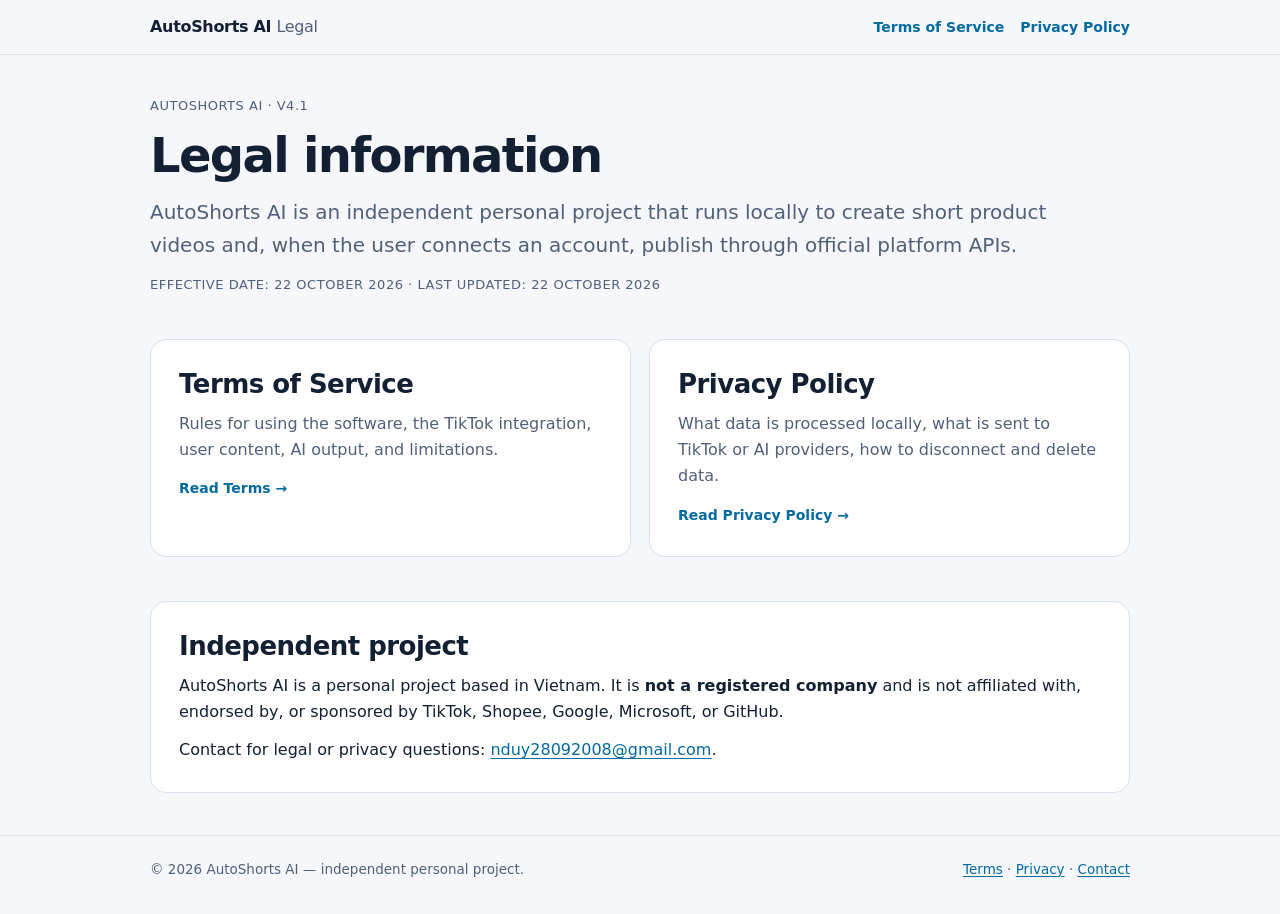
<file: index.html>
<!doctype html>
<html lang="en">
<head>
  <meta charset="utf-8" />
  <meta name="viewport" content="width=device-width, initial-scale=1" />
  <title>AutoShorts AI — Legal</title>
  <meta name="description" content="Terms of Service and Privacy Policy for the AutoShorts AI personal project." />
  <link rel="stylesheet" href="./assets/legal.css" />
</head>
<body>
  <header class="site-header">
    <div class="wrap header-inner">
      <a class="brand" href="./">AutoShorts AI <span>Legal</span></a>
      <nav aria-label="Legal navigation">
        <a href="./terms/">Terms of Service</a>
        <a href="./privacy/">Privacy Policy</a>
      </nav>
    </div>
  </header>

  <main class="wrap">
    <section class="hero">
      <p class="eyebrow">AutoShorts AI · V4.1</p>
      <h1>Legal information</h1>
      <p class="lead">AutoShorts AI is an independent personal project that runs locally to create short
        product videos and, when the user connects an account, publish through official platform APIs.</p>
      <p class="meta">Effective date: 22 October 2026 · Last updated: 22 October 2026</p>
    </section>

    <div class="grid">
      <a class="card link-card" href="./terms/">
        <h2>Terms of Service</h2>
        <p>Rules for using the software, the TikTok integration, user content, AI output, and limitations.</p>
        <span class="arrow">Read Terms →</span>
      </a>
      <a class="card link-card" href="./privacy/">
        <h2>Privacy Policy</h2>
        <p>What data is processed locally, what is sent to TikTok or AI providers, how to disconnect and delete data.</p>
        <span class="arrow">Read Privacy Policy →</span>
      </a>
    </div>

    <section class="card note">
      <h2>Independent project</h2>
      <p>AutoShorts AI is a personal project based in Vietnam. It is <strong>not a registered company</strong>
        and is not affiliated with, endorsed by, or sponsored by TikTok, Shopee, Google, Microsoft, or GitHub.</p>
      <p>Contact for legal or privacy questions: <a href="mailto:nduy28092008@gmail.com">nduy28092008@gmail.com</a>.</p>
    </section>
  </main>

  <footer class="site-footer">
    <div class="wrap footer-inner">
      <p>© 2026 AutoShorts AI — independent personal project.</p>
      <p><a href="./terms/">Terms</a> · <a href="./privacy/">Privacy</a> · <a href="mailto:nduy28092008@gmail.com">Contact</a></p>
    </div>
  </footer>
</body>
</html>
</file>
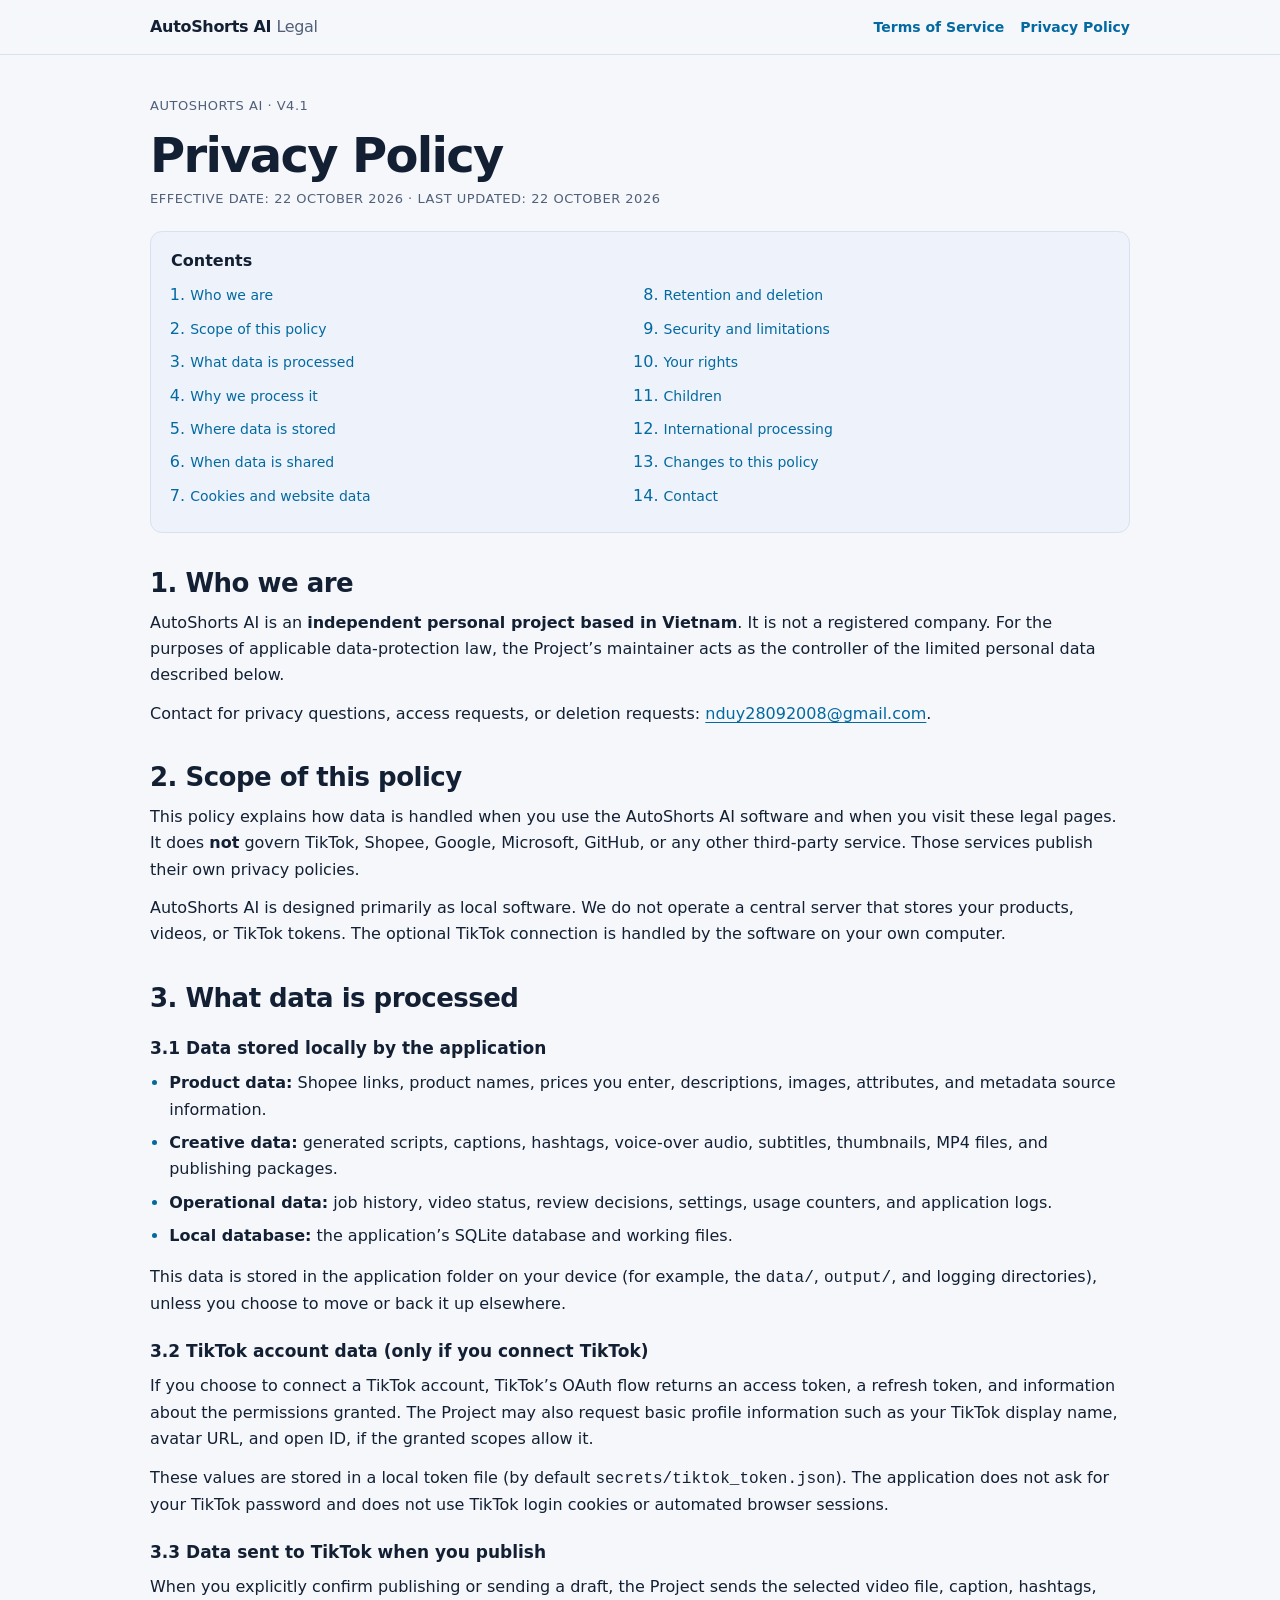
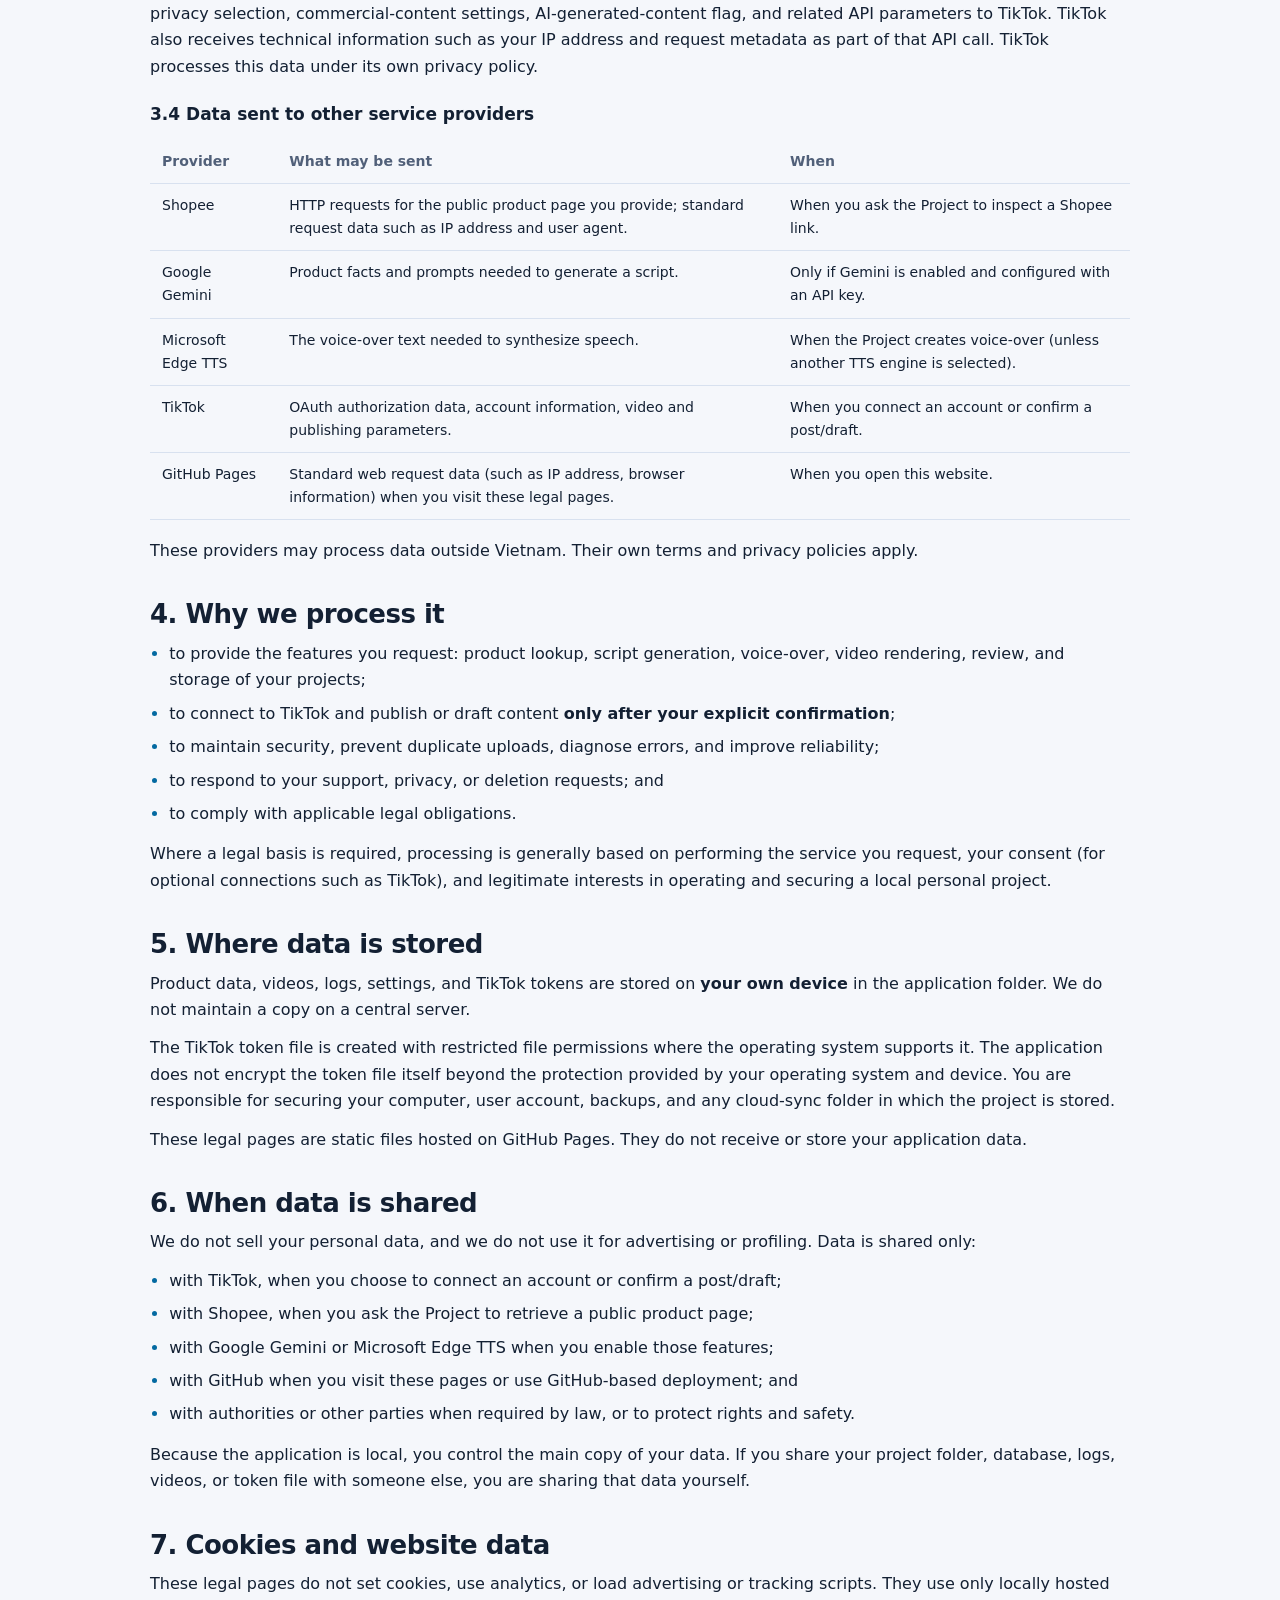
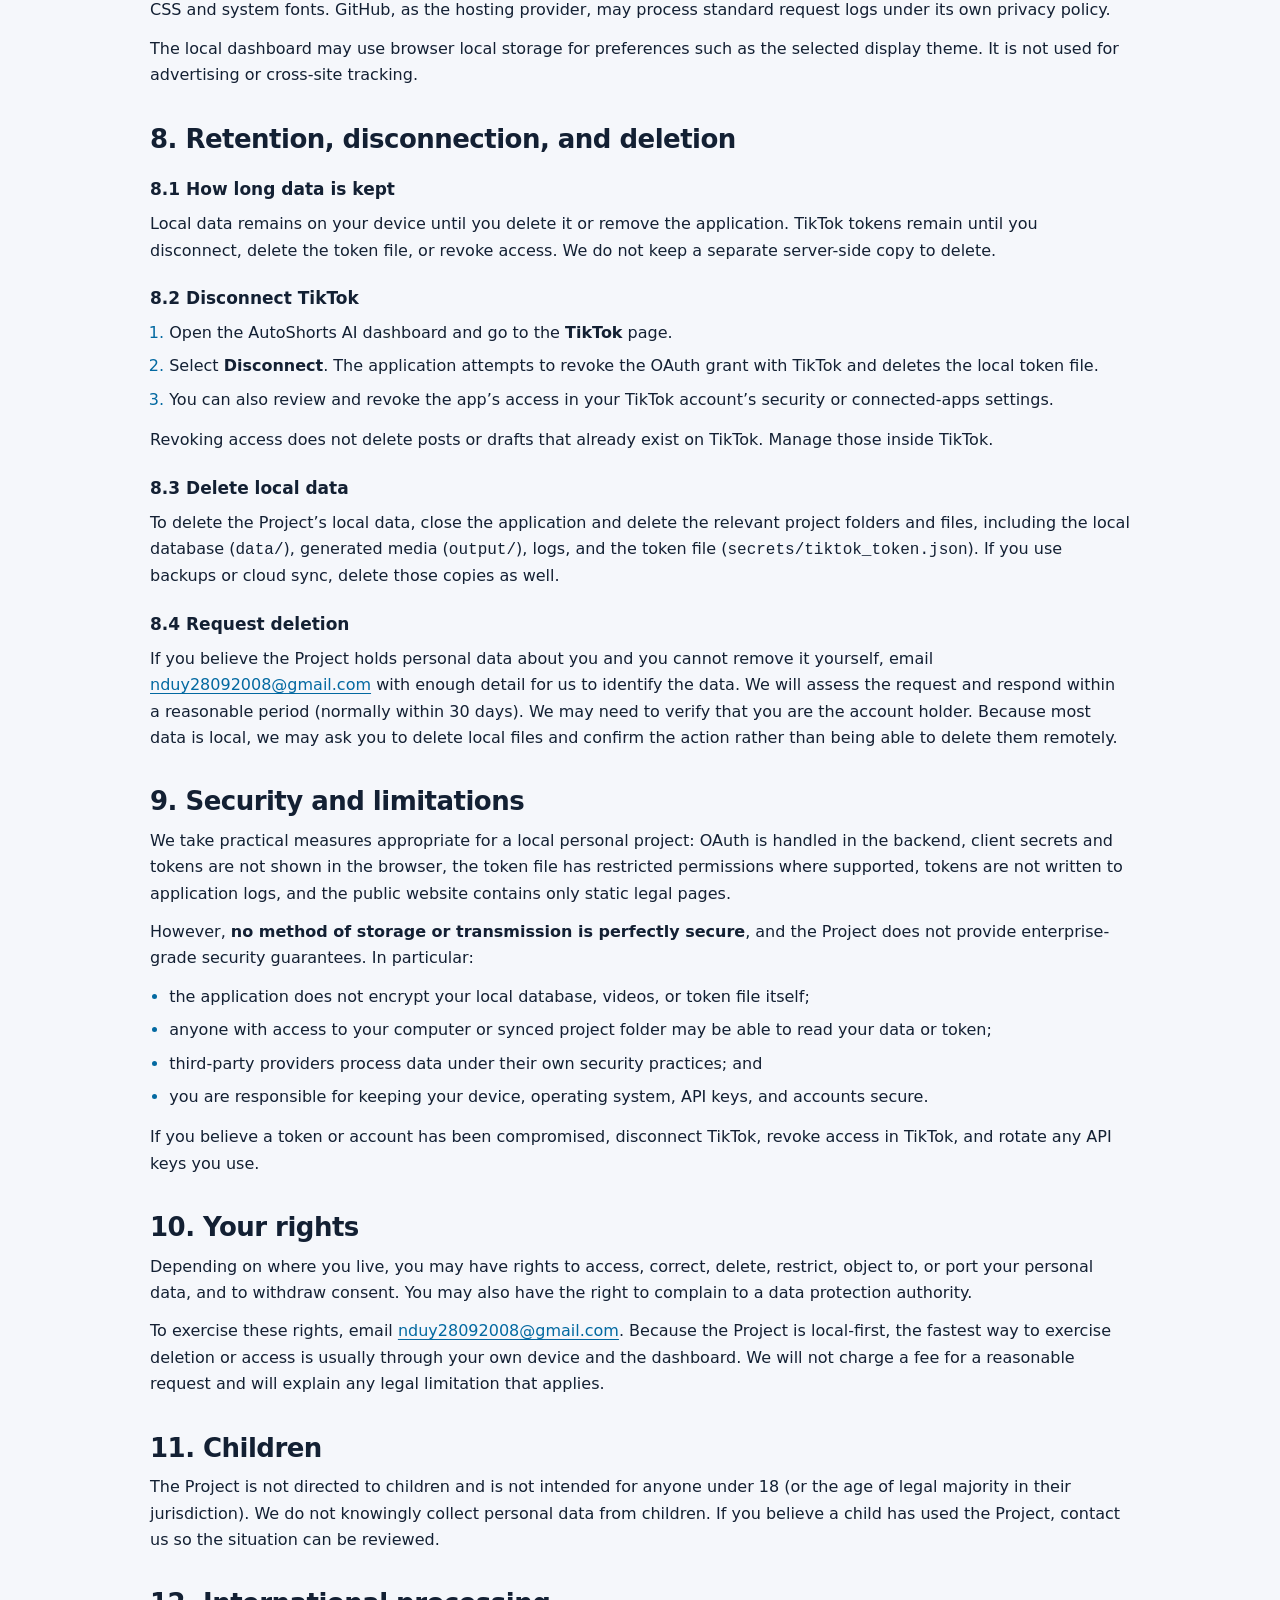
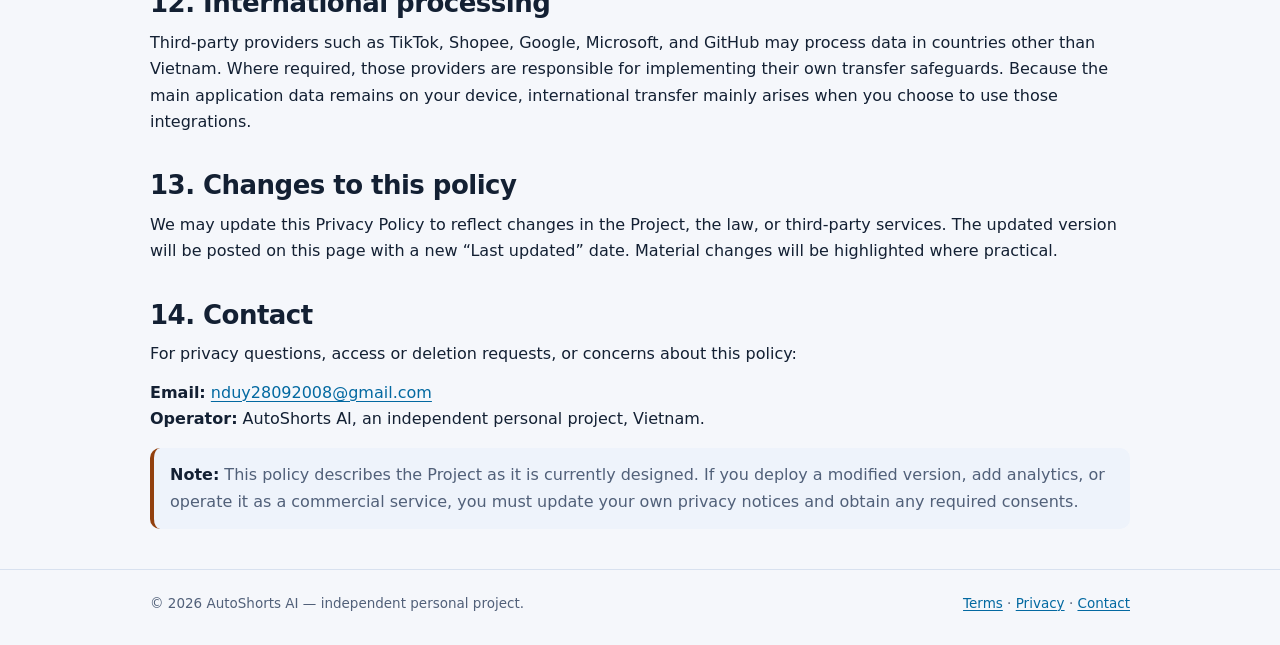
<file: privacy/index.html>
<!doctype html>
<html lang="en">
<head>
  <meta charset="utf-8" />
  <meta name="viewport" content="width=device-width, initial-scale=1" />
  <title>Privacy Policy — AutoShorts AI</title>
  <meta name="description" content="Privacy Policy for AutoShorts AI: local data, TikTok OAuth tokens, third-party processing, disconnection and deletion." />
  <link rel="stylesheet" href="../assets/legal.css" />
</head>
<body>
  <header class="site-header">
    <div class="wrap header-inner">
      <a class="brand" href="../">AutoShorts AI <span>Legal</span></a>
      <nav aria-label="Legal navigation">
        <a href="../terms/">Terms of Service</a>
        <a href="./" aria-current="page">Privacy Policy</a>
      </nav>
    </div>
  </header>

  <main class="wrap legal-page">
    <p class="eyebrow">AutoShorts AI · V4.1</p>
    <h1>Privacy Policy</h1>
    <p class="meta">Effective date: 22 October 2026 · Last updated: 22 October 2026</p>

    <div class="toc">
      <p>Contents</p>
      <ol>
        <li><a href="#who">Who we are</a></li>
        <li><a href="#scope">Scope of this policy</a></li>
        <li><a href="#data">What data is processed</a></li>
        <li><a href="#purposes">Why we process it</a></li>
        <li><a href="#storage">Where data is stored</a></li>
        <li><a href="#sharing">When data is shared</a></li>
        <li><a href="#cookies">Cookies and website data</a></li>
        <li><a href="#retention">Retention and deletion</a></li>
        <li><a href="#security">Security and limitations</a></li>
        <li><a href="#rights">Your rights</a></li>
        <li><a href="#children">Children</a></li>
        <li><a href="#transfers">International processing</a></li>
        <li><a href="#changes">Changes to this policy</a></li>
        <li><a href="#contact">Contact</a></li>
      </ol>
    </div>

    <section id="who">
      <h2>1. Who we are</h2>
      <p>AutoShorts AI is an <strong>independent personal project based in Vietnam</strong>. It is not a
        registered company. For the purposes of applicable data-protection law, the Project’s maintainer acts as
        the controller of the limited personal data described below.</p>
      <p>Contact for privacy questions, access requests, or deletion requests:
        <a href="mailto:nduy28092008@gmail.com">nduy28092008@gmail.com</a>.</p>
    </section>

    <section id="scope">
      <h2>2. Scope of this policy</h2>
      <p>This policy explains how data is handled when you use the AutoShorts AI software and when you visit
        these legal pages. It does <strong>not</strong> govern TikTok, Shopee, Google, Microsoft, GitHub, or any
        other third-party service. Those services publish their own privacy policies.</p>
      <p>AutoShorts AI is designed primarily as local software. We do not operate a central server that stores
        your products, videos, or TikTok tokens. The optional TikTok connection is handled by the software on
        your own computer.</p>
    </section>

    <section id="data">
      <h2>3. What data is processed</h2>

      <h3>3.1 Data stored locally by the application</h3>
      <ul>
        <li><strong>Product data:</strong> Shopee links, product names, prices you enter, descriptions, images,
          attributes, and metadata source information.</li>
        <li><strong>Creative data:</strong> generated scripts, captions, hashtags, voice-over audio, subtitles,
          thumbnails, MP4 files, and publishing packages.</li>
        <li><strong>Operational data:</strong> job history, video status, review decisions, settings, usage
          counters, and application logs.</li>
        <li><strong>Local database:</strong> the application’s SQLite database and working files.</li>
      </ul>
      <p>This data is stored in the application folder on your device (for example, the <code>data/</code>,
        <code>output/</code>, and logging directories), unless you choose to move or back it up elsewhere.</p>

      <h3>3.2 TikTok account data (only if you connect TikTok)</h3>
      <p>If you choose to connect a TikTok account, TikTok’s OAuth flow returns an access token, a refresh token,
        and information about the permissions granted. The Project may also request basic profile information
        such as your TikTok display name, avatar URL, and open ID, if the granted scopes allow it.</p>
      <p>These values are stored in a local token file (by default
        <code>secrets/tiktok_token.json</code>). The application does not ask for your TikTok password and does
        not use TikTok login cookies or automated browser sessions.</p>

      <h3>3.3 Data sent to TikTok when you publish</h3>
      <p>When you explicitly confirm publishing or sending a draft, the Project sends the selected video file,
        caption, hashtags, privacy selection, commercial-content settings, AI-generated-content flag, and related
        API parameters to TikTok. TikTok also receives technical information such as your IP address and request
        metadata as part of that API call. TikTok processes this data under its own privacy policy.</p>

      <h3>3.4 Data sent to other service providers</h3>
      <div class="table-wrap">
        <table>
          <thead><tr><th>Provider</th><th>What may be sent</th><th>When</th></tr></thead>
          <tbody>
            <tr><td>Shopee</td><td>HTTP requests for the public product page you provide; standard request data such as IP address and user agent.</td><td>When you ask the Project to inspect a Shopee link.</td></tr>
            <tr><td>Google Gemini</td><td>Product facts and prompts needed to generate a script.</td><td>Only if Gemini is enabled and configured with an API key.</td></tr>
            <tr><td>Microsoft Edge TTS</td><td>The voice-over text needed to synthesize speech.</td><td>When the Project creates voice-over (unless another TTS engine is selected).</td></tr>
            <tr><td>TikTok</td><td>OAuth authorization data, account information, video and publishing parameters.</td><td>When you connect an account or confirm a post/draft.</td></tr>
            <tr><td>GitHub Pages</td><td>Standard web request data (such as IP address, browser information) when you visit these legal pages.</td><td>When you open this website.</td></tr>
          </tbody>
        </table>
      </div>
      <p>These providers may process data outside Vietnam. Their own terms and privacy policies apply.</p>
    </section>

    <section id="purposes">
      <h2>4. Why we process it</h2>
      <ul>
        <li>to provide the features you request: product lookup, script generation, voice-over, video rendering,
          review, and storage of your projects;</li>
        <li>to connect to TikTok and publish or draft content <strong>only after your explicit confirmation</strong>;</li>
        <li>to maintain security, prevent duplicate uploads, diagnose errors, and improve reliability;</li>
        <li>to respond to your support, privacy, or deletion requests; and</li>
        <li>to comply with applicable legal obligations.</li>
      </ul>
      <p>Where a legal basis is required, processing is generally based on performing the service you request,
        your consent (for optional connections such as TikTok), and legitimate interests in operating and
        securing a local personal project.</p>
    </section>

    <section id="storage">
      <h2>5. Where data is stored</h2>
      <p>Product data, videos, logs, settings, and TikTok tokens are stored on <strong>your own device</strong> in
        the application folder. We do not maintain a copy on a central server.</p>
      <p>The TikTok token file is created with restricted file permissions where the operating system supports
        it. The application does not encrypt the token file itself beyond the protection provided by your
        operating system and device. You are responsible for securing your computer, user account, backups, and
        any cloud-sync folder in which the project is stored.</p>
      <p>These legal pages are static files hosted on GitHub Pages. They do not receive or store your application
        data.</p>
    </section>

    <section id="sharing">
      <h2>6. When data is shared</h2>
      <p>We do not sell your personal data, and we do not use it for advertising or profiling. Data is shared
        only:</p>
      <ul>
        <li>with TikTok, when you choose to connect an account or confirm a post/draft;</li>
        <li>with Shopee, when you ask the Project to retrieve a public product page;</li>
        <li>with Google Gemini or Microsoft Edge TTS when you enable those features;</li>
        <li>with GitHub when you visit these pages or use GitHub-based deployment; and</li>
        <li>with authorities or other parties when required by law, or to protect rights and safety.</li>
      </ul>
      <p>Because the application is local, you control the main copy of your data. If you share your project
        folder, database, logs, videos, or token file with someone else, you are sharing that data yourself.</p>
    </section>

    <section id="cookies">
      <h2>7. Cookies and website data</h2>
      <p>These legal pages do not set cookies, use analytics, or load advertising or tracking scripts. They use
        only locally hosted CSS and system fonts. GitHub, as the hosting provider, may process standard request
        logs under its own privacy policy.</p>
      <p>The local dashboard may use browser local storage for preferences such as the selected display theme.
        It is not used for advertising or cross-site tracking.</p>
    </section>

    <section id="retention">
      <h2>8. Retention, disconnection, and deletion</h2>
      <h3>8.1 How long data is kept</h3>
      <p>Local data remains on your device until you delete it or remove the application. TikTok tokens remain
        until you disconnect, delete the token file, or revoke access. We do not keep a separate server-side copy
        to delete.</p>

      <h3>8.2 Disconnect TikTok</h3>
      <ol>
        <li>Open the AutoShorts AI dashboard and go to the <strong>TikTok</strong> page.</li>
        <li>Select <strong>Disconnect</strong>. The application attempts to revoke the OAuth grant with TikTok
          and deletes the local token file.</li>
        <li>You can also review and revoke the app’s access in your TikTok account’s security or connected-apps
          settings.</li>
      </ol>
      <p>Revoking access does not delete posts or drafts that already exist on TikTok. Manage those inside
        TikTok.</p>

      <h3>8.3 Delete local data</h3>
      <p>To delete the Project’s local data, close the application and delete the relevant project folders and
        files, including the local database (<code>data/</code>), generated media (<code>output/</code>), logs,
        and the token file (<code>secrets/tiktok_token.json</code>). If you use backups or cloud sync, delete
        those copies as well.</p>

      <h3>8.4 Request deletion</h3>
      <p>If you believe the Project holds personal data about you and you cannot remove it yourself, email
        <a href="mailto:nduy28092008@gmail.com">nduy28092008@gmail.com</a> with enough detail for us to identify
        the data. We will assess the request and respond within a reasonable period (normally within 30 days).
        We may need to verify that you are the account holder. Because most data is local, we may ask you to
        delete local files and confirm the action rather than being able to delete them remotely.</p>
    </section>

    <section id="security">
      <h2>9. Security and limitations</h2>
      <p>We take practical measures appropriate for a local personal project: OAuth is handled in the backend,
        client secrets and tokens are not shown in the browser, the token file has restricted permissions where
        supported, tokens are not written to application logs, and the public website contains only static legal
        pages.</p>
      <p>However, <strong>no method of storage or transmission is perfectly secure</strong>, and the Project does
        not provide enterprise-grade security guarantees. In particular:</p>
      <ul>
        <li>the application does not encrypt your local database, videos, or token file itself;</li>
        <li>anyone with access to your computer or synced project folder may be able to read your data or token;</li>
        <li>third-party providers process data under their own security practices; and</li>
        <li>you are responsible for keeping your device, operating system, API keys, and accounts secure.</li>
      </ul>
      <p>If you believe a token or account has been compromised, disconnect TikTok, revoke access in TikTok, and
        rotate any API keys you use.</p>
    </section>

    <section id="rights">
      <h2>10. Your rights</h2>
      <p>Depending on where you live, you may have rights to access, correct, delete, restrict, object to, or
        port your personal data, and to withdraw consent. You may also have the right to complain to a data
        protection authority.</p>
      <p>To exercise these rights, email
        <a href="mailto:nduy28092008@gmail.com">nduy28092008@gmail.com</a>. Because the Project is local-first,
        the fastest way to exercise deletion or access is usually through your own device and the dashboard.
        We will not charge a fee for a reasonable request and will explain any legal limitation that applies.</p>
    </section>

    <section id="children">
      <h2>11. Children</h2>
      <p>The Project is not directed to children and is not intended for anyone under 18 (or the age of legal
        majority in their jurisdiction). We do not knowingly collect personal data from children. If you believe
        a child has used the Project, contact us so the situation can be reviewed.</p>
    </section>

    <section id="transfers">
      <h2>12. International processing</h2>
      <p>Third-party providers such as TikTok, Shopee, Google, Microsoft, and GitHub may process data in
        countries other than Vietnam. Where required, those providers are responsible for implementing their own
        transfer safeguards. Because the main application data remains on your device, international transfer
        mainly arises when you choose to use those integrations.</p>
    </section>

    <section id="changes">
      <h2>13. Changes to this policy</h2>
      <p>We may update this Privacy Policy to reflect changes in the Project, the law, or third-party services.
        The updated version will be posted on this page with a new “Last updated” date. Material changes will be
        highlighted where practical.</p>
    </section>

    <section id="contact">
      <h2>14. Contact</h2>
      <p>For privacy questions, access or deletion requests, or concerns about this policy:</p>
      <p><strong>Email:</strong> <a href="mailto:nduy28092008@gmail.com">nduy28092008@gmail.com</a><br />
        <strong>Operator:</strong> AutoShorts AI, an independent personal project, Vietnam.</p>
      <div class="callout">
        <strong>Note:</strong> This policy describes the Project as it is currently designed. If you deploy a
        modified version, add analytics, or operate it as a commercial service, you must update your own privacy
        notices and obtain any required consents.
      </div>
    </section>
  </main>

  <footer class="site-footer">
    <div class="wrap footer-inner">
      <p>© 2026 AutoShorts AI — independent personal project.</p>
      <p><a href="../terms/">Terms</a> · <a href="../privacy/">Privacy</a> · <a href="mailto:nduy28092008@gmail.com">Contact</a></p>
    </div>
  </footer>
</body>
</html>
</file>
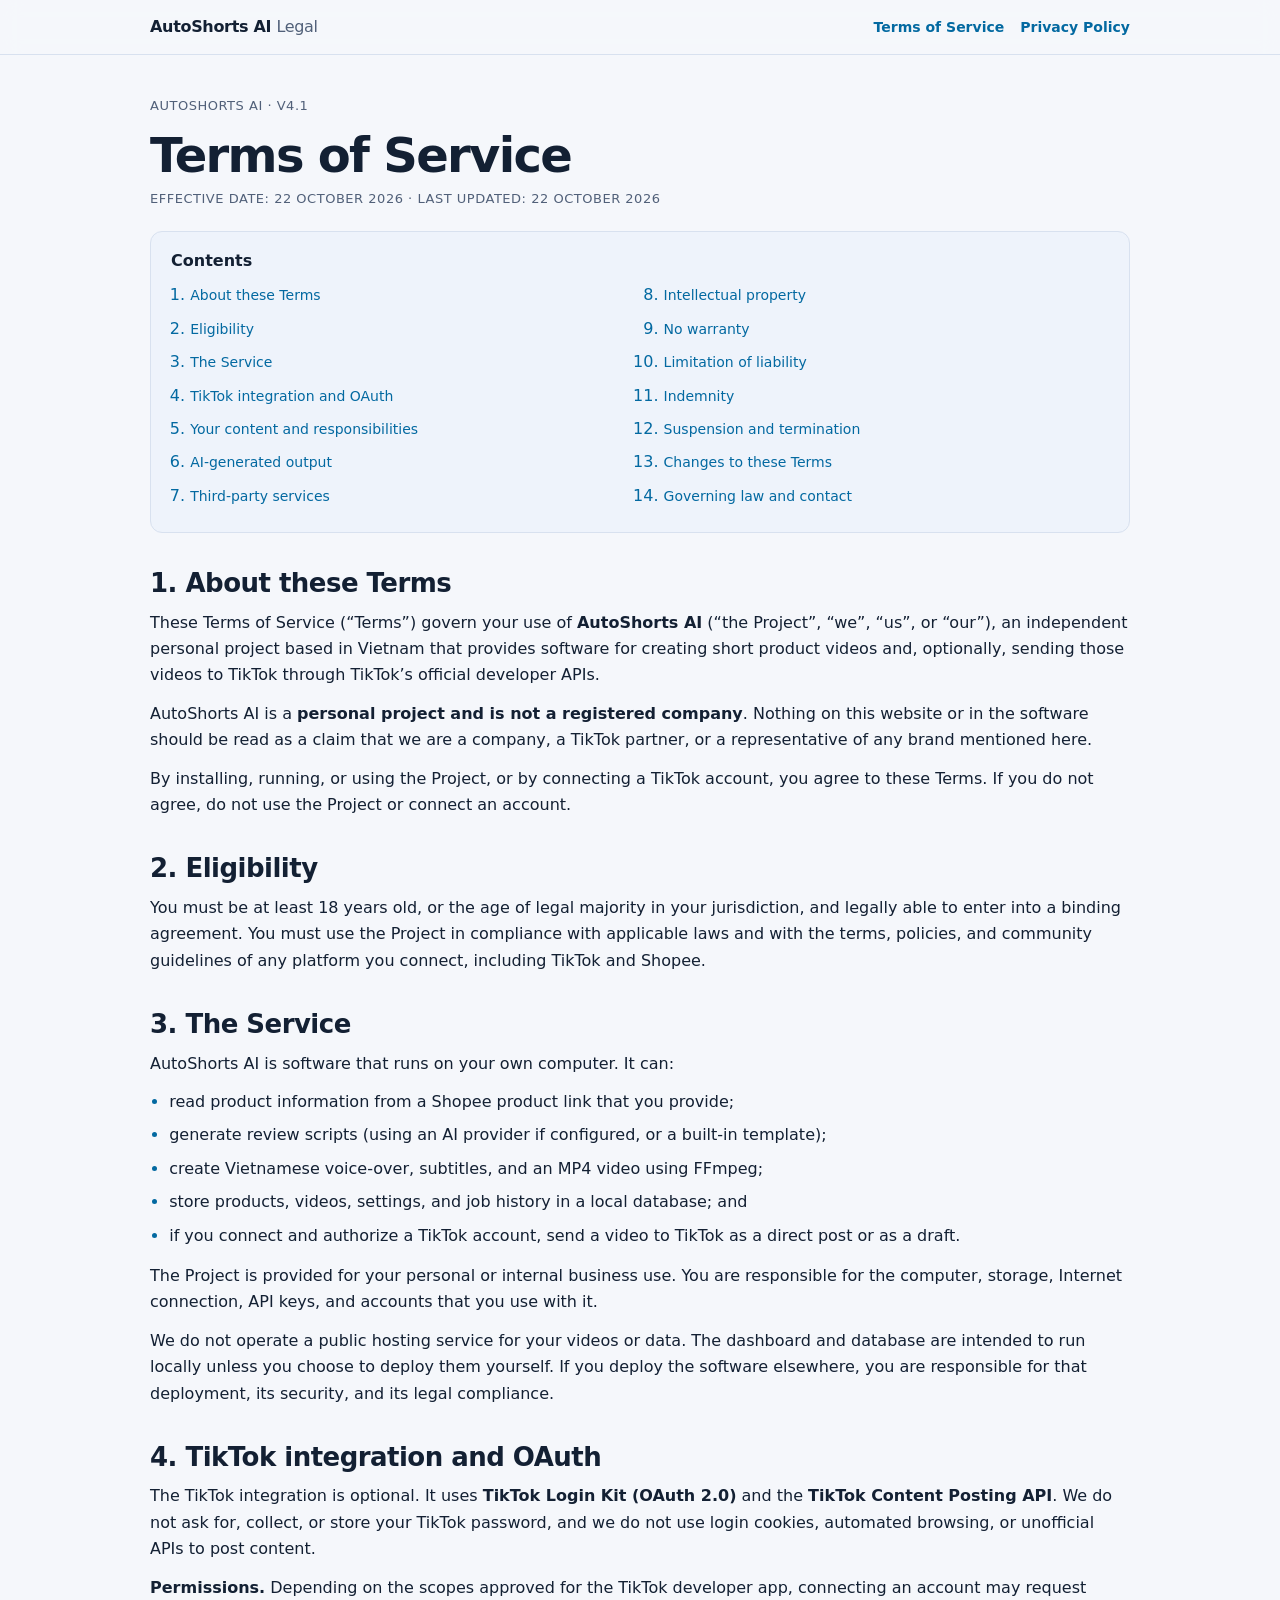
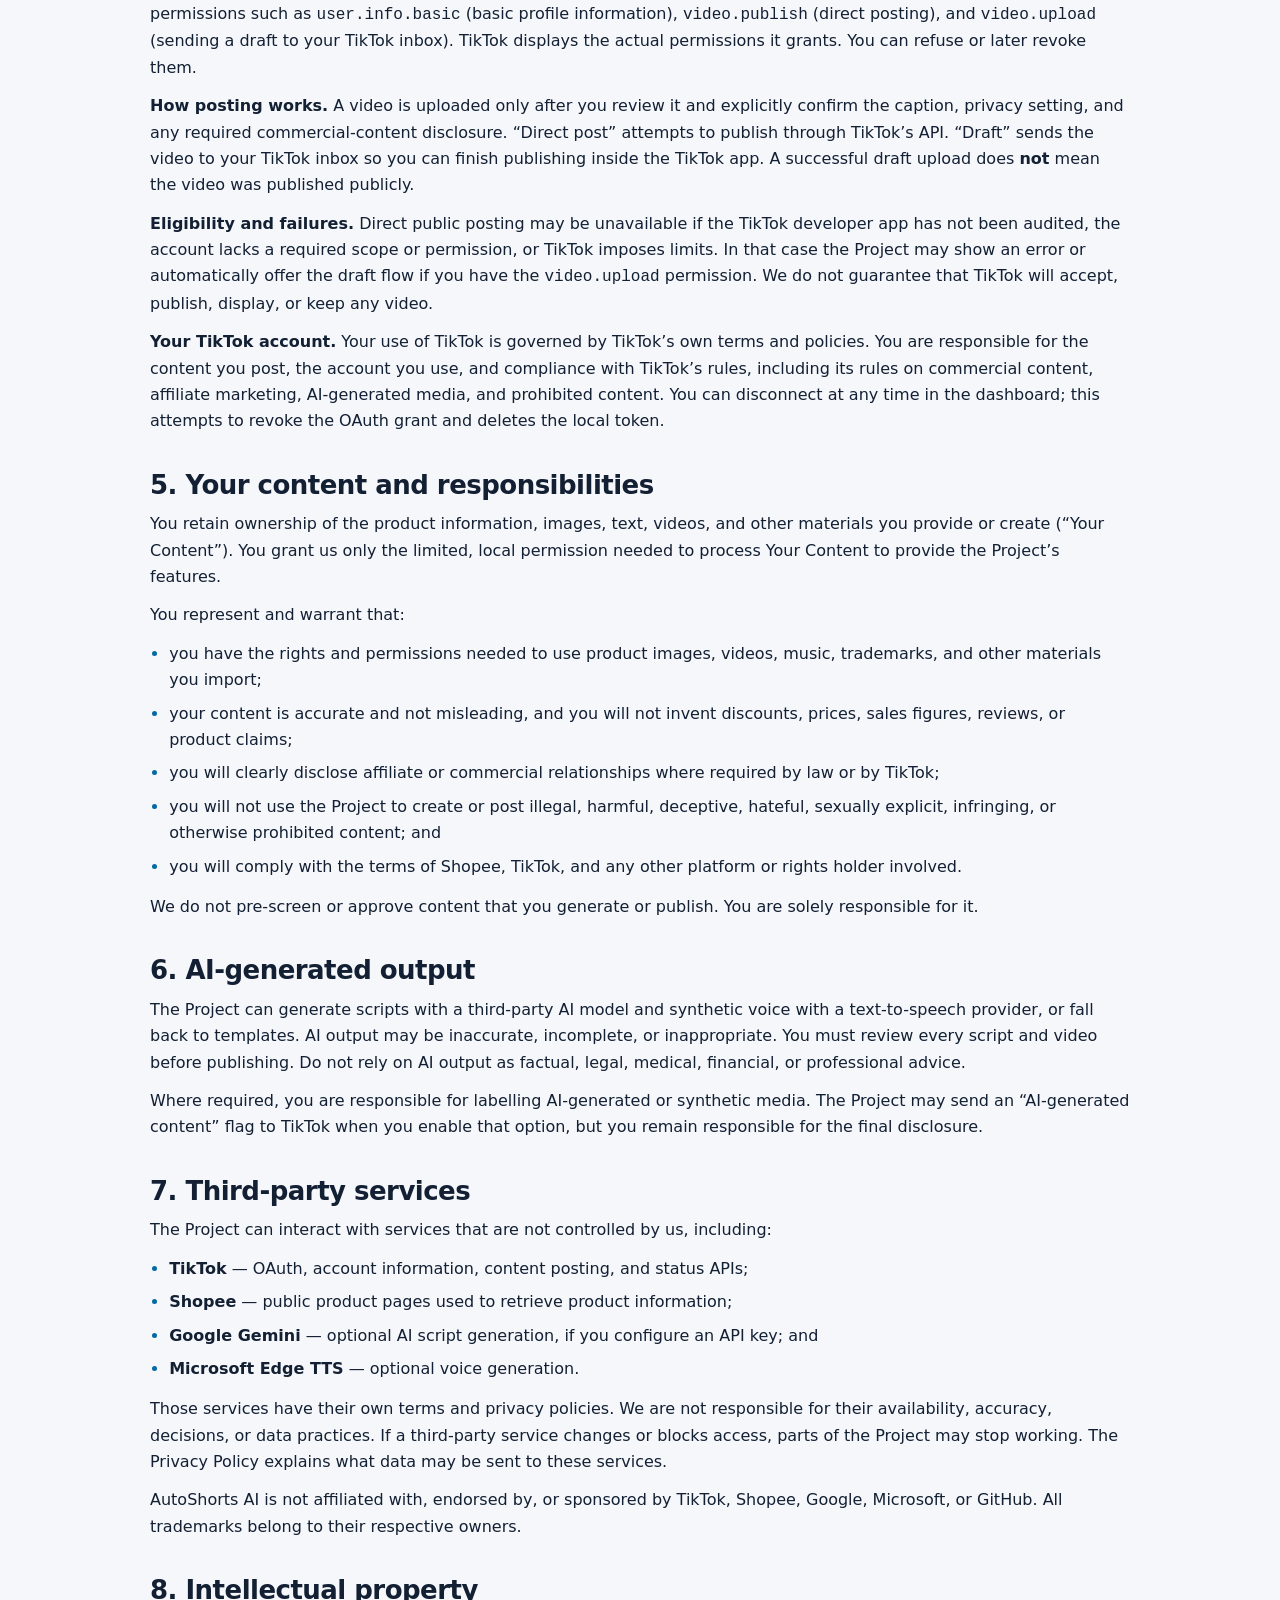
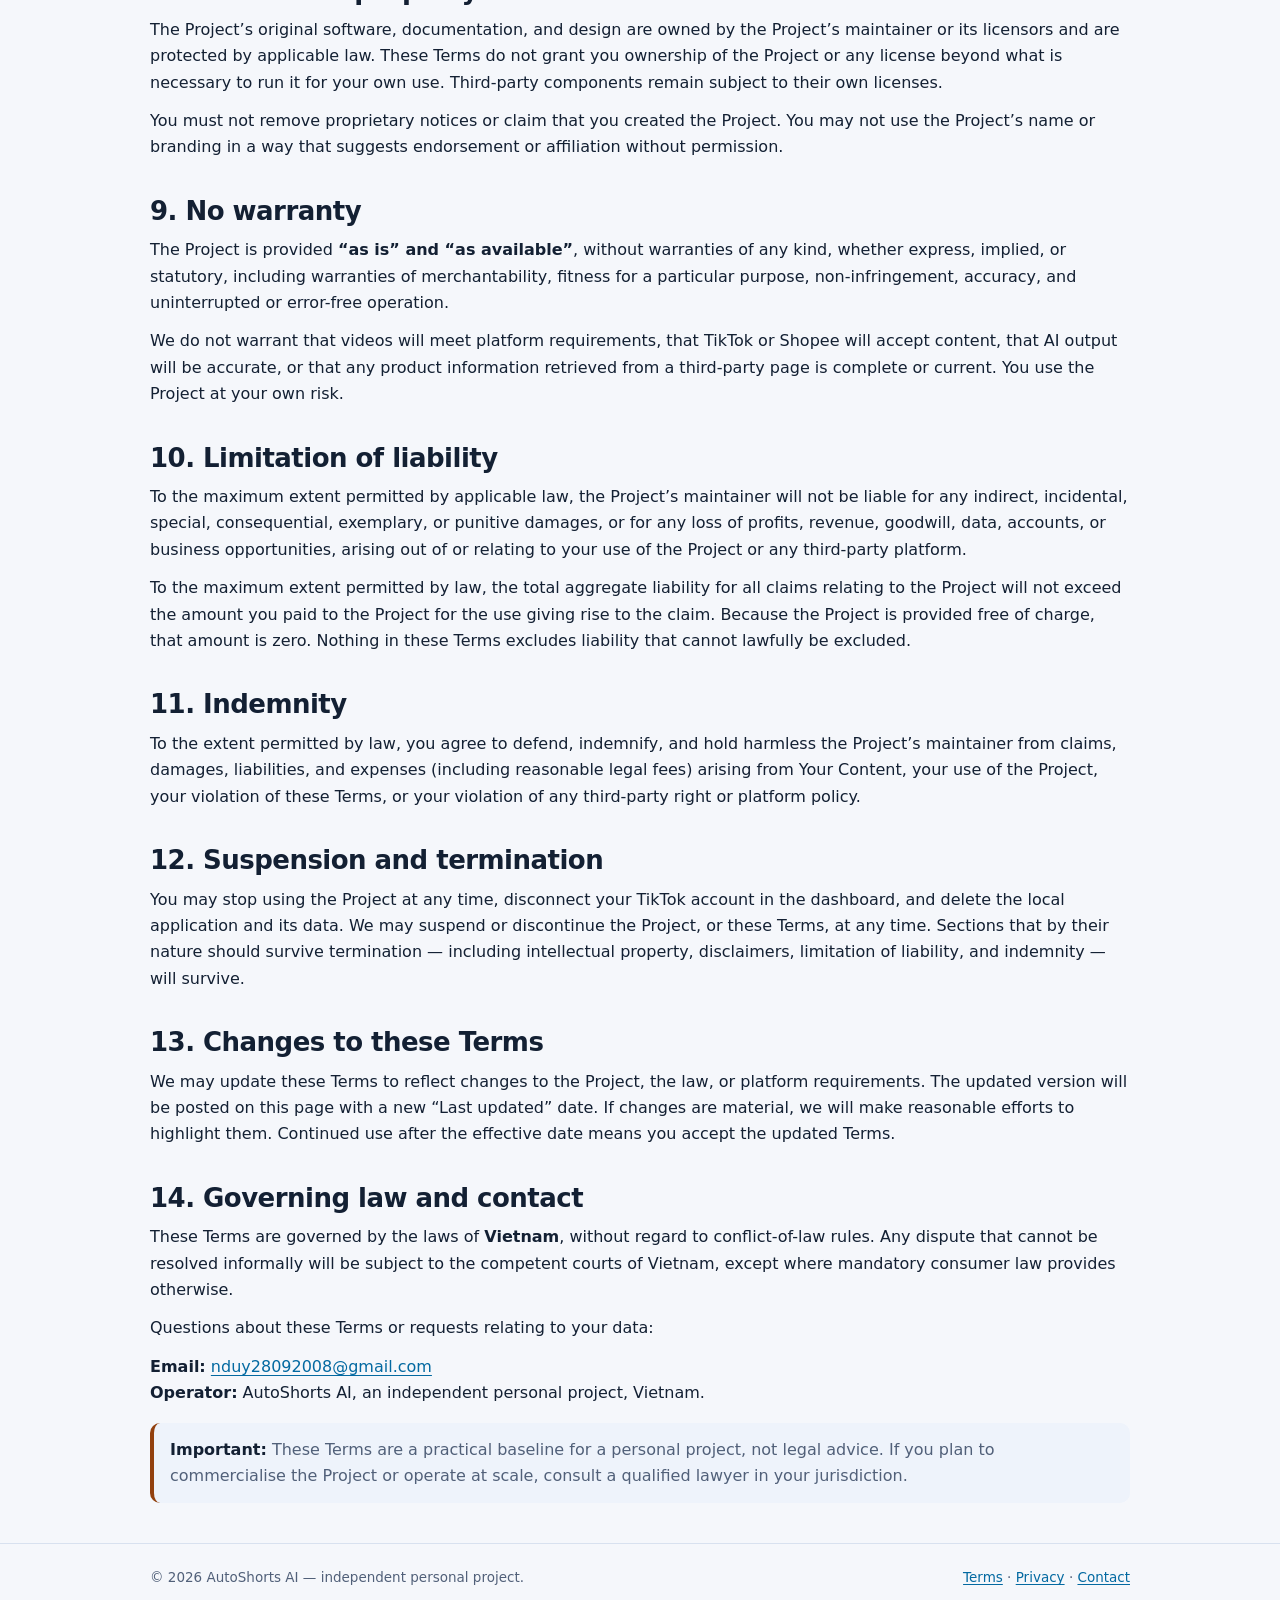
<file: terms/index.html>
<!doctype html>
<html lang="en">
<head>
  <meta charset="utf-8" />
  <meta name="viewport" content="width=device-width, initial-scale=1" />
  <title>Terms of Service — AutoShorts AI</title>
  <meta name="description" content="Terms of Service for AutoShorts AI, an independent personal video-creation project with an optional TikTok integration." />
  <link rel="stylesheet" href="../assets/legal.css" />
</head>
<body>
  <header class="site-header">
    <div class="wrap header-inner">
      <a class="brand" href="../">AutoShorts AI <span>Legal</span></a>
      <nav aria-label="Legal navigation">
        <a href="./" aria-current="page">Terms of Service</a>
        <a href="../privacy/">Privacy Policy</a>
      </nav>
    </div>
  </header>

  <main class="wrap legal-page">
    <p class="eyebrow">AutoShorts AI · V4.1</p>
    <h1>Terms of Service</h1>
    <p class="meta">Effective date: 22 October 2026 · Last updated: 22 October 2026</p>

    <div class="toc">
      <p>Contents</p>
      <ol>
        <li><a href="#about">About these Terms</a></li>
        <li><a href="#eligibility">Eligibility</a></li>
        <li><a href="#service">The Service</a></li>
        <li><a href="#tiktok">TikTok integration and OAuth</a></li>
        <li><a href="#content">Your content and responsibilities</a></li>
        <li><a href="#ai">AI-generated output</a></li>
        <li><a href="#third-parties">Third-party services</a></li>
        <li><a href="#ip">Intellectual property</a></li>
        <li><a href="#warranty">No warranty</a></li>
        <li><a href="#liability">Limitation of liability</a></li>
        <li><a href="#indemnity">Indemnity</a></li>
        <li><a href="#termination">Suspension and termination</a></li>
        <li><a href="#changes">Changes to these Terms</a></li>
        <li><a href="#law">Governing law and contact</a></li>
      </ol>
    </div>

    <section id="about">
      <h2>1. About these Terms</h2>
      <p>These Terms of Service (“Terms”) govern your use of <strong>AutoShorts AI</strong> (“the Project”,
        “we”, “us”, or “our”), an independent personal project based in Vietnam that provides software for
        creating short product videos and, optionally, sending those videos to TikTok through TikTok’s
        official developer APIs.</p>
      <p>AutoShorts AI is a <strong>personal project and is not a registered company</strong>. Nothing on this
        website or in the software should be read as a claim that we are a company, a TikTok partner, or a
        representative of any brand mentioned here.</p>
      <p>By installing, running, or using the Project, or by connecting a TikTok account, you agree to these
        Terms. If you do not agree, do not use the Project or connect an account.</p>
    </section>

    <section id="eligibility">
      <h2>2. Eligibility</h2>
      <p>You must be at least 18 years old, or the age of legal majority in your jurisdiction, and legally able
        to enter into a binding agreement. You must use the Project in compliance with applicable laws and with
        the terms, policies, and community guidelines of any platform you connect, including TikTok and Shopee.</p>
    </section>

    <section id="service">
      <h2>3. The Service</h2>
      <p>AutoShorts AI is software that runs on your own computer. It can:</p>
      <ul>
        <li>read product information from a Shopee product link that you provide;</li>
        <li>generate review scripts (using an AI provider if configured, or a built-in template);</li>
        <li>create Vietnamese voice-over, subtitles, and an MP4 video using FFmpeg;</li>
        <li>store products, videos, settings, and job history in a local database; and</li>
        <li>if you connect and authorize a TikTok account, send a video to TikTok as a direct post or as a draft.</li>
      </ul>
      <p>The Project is provided for your personal or internal business use. You are responsible for the
        computer, storage, Internet connection, API keys, and accounts that you use with it.</p>
      <p>We do not operate a public hosting service for your videos or data. The dashboard and database are
        intended to run locally unless you choose to deploy them yourself. If you deploy the software elsewhere,
        you are responsible for that deployment, its security, and its legal compliance.</p>
    </section>

    <section id="tiktok">
      <h2>4. TikTok integration and OAuth</h2>
      <p>The TikTok integration is optional. It uses <strong>TikTok Login Kit (OAuth 2.0)</strong> and the
        <strong>TikTok Content Posting API</strong>. We do not ask for, collect, or store your TikTok password,
        and we do not use login cookies, automated browsing, or unofficial APIs to post content.</p>
      <p><strong>Permissions.</strong> Depending on the scopes approved for the TikTok developer app, connecting
        an account may request permissions such as <code>user.info.basic</code> (basic profile information),
        <code>video.publish</code> (direct posting), and <code>video.upload</code> (sending a draft to your TikTok
        inbox). TikTok displays the actual permissions it grants. You can refuse or later revoke them.</p>
      <p><strong>How posting works.</strong> A video is uploaded only after you review it and explicitly confirm
        the caption, privacy setting, and any required commercial-content disclosure. “Direct post” attempts to
        publish through TikTok’s API. “Draft” sends the video to your TikTok inbox so you can finish publishing
        inside the TikTok app. A successful draft upload does <strong>not</strong> mean the video was published
        publicly.</p>
      <p><strong>Eligibility and failures.</strong> Direct public posting may be unavailable if the TikTok
        developer app has not been audited, the account lacks a required scope or permission, or TikTok imposes
        limits. In that case the Project may show an error or automatically offer the draft flow if you have the
        <code>video.upload</code> permission. We do not guarantee that TikTok will accept, publish, display, or
        keep any video.</p>
      <p><strong>Your TikTok account.</strong> Your use of TikTok is governed by TikTok’s own terms and policies.
        You are responsible for the content you post, the account you use, and compliance with TikTok’s rules,
        including its rules on commercial content, affiliate marketing, AI-generated media, and prohibited
        content. You can disconnect at any time in the dashboard; this attempts to revoke the OAuth grant and
        deletes the local token.</p>
    </section>

    <section id="content">
      <h2>5. Your content and responsibilities</h2>
      <p>You retain ownership of the product information, images, text, videos, and other materials you provide
        or create (“Your Content”). You grant us only the limited, local permission needed to process Your
        Content to provide the Project’s features.</p>
      <p>You represent and warrant that:</p>
      <ul>
        <li>you have the rights and permissions needed to use product images, videos, music, trademarks, and other
          materials you import;</li>
        <li>your content is accurate and not misleading, and you will not invent discounts, prices, sales figures,
          reviews, or product claims;</li>
        <li>you will clearly disclose affiliate or commercial relationships where required by law or by TikTok;</li>
        <li>you will not use the Project to create or post illegal, harmful, deceptive, hateful, sexually explicit,
          infringing, or otherwise prohibited content; and</li>
        <li>you will comply with the terms of Shopee, TikTok, and any other platform or rights holder involved.</li>
      </ul>
      <p>We do not pre-screen or approve content that you generate or publish. You are solely responsible for it.</p>
    </section>

    <section id="ai">
      <h2>6. AI-generated output</h2>
      <p>The Project can generate scripts with a third-party AI model and synthetic voice with a text-to-speech
        provider, or fall back to templates. AI output may be inaccurate, incomplete, or inappropriate. You must
        review every script and video before publishing. Do not rely on AI output as factual, legal, medical,
        financial, or professional advice.</p>
      <p>Where required, you are responsible for labelling AI-generated or synthetic media. The Project may send
        an “AI-generated content” flag to TikTok when you enable that option, but you remain responsible for the
        final disclosure.</p>
    </section>

    <section id="third-parties">
      <h2>7. Third-party services</h2>
      <p>The Project can interact with services that are not controlled by us, including:</p>
      <ul>
        <li><strong>TikTok</strong> — OAuth, account information, content posting, and status APIs;</li>
        <li><strong>Shopee</strong> — public product pages used to retrieve product information;</li>
        <li><strong>Google Gemini</strong> — optional AI script generation, if you configure an API key; and</li>
        <li><strong>Microsoft Edge TTS</strong> — optional voice generation.</li>
      </ul>
      <p>Those services have their own terms and privacy policies. We are not responsible for their availability,
        accuracy, decisions, or data practices. If a third-party service changes or blocks access, parts of the
        Project may stop working. The Privacy Policy explains what data may be sent to these services.</p>
      <p>AutoShorts AI is not affiliated with, endorsed by, or sponsored by TikTok, Shopee, Google, Microsoft, or
        GitHub. All trademarks belong to their respective owners.</p>
    </section>

    <section id="ip">
      <h2>8. Intellectual property</h2>
      <p>The Project’s original software, documentation, and design are owned by the Project’s maintainer or its
        licensors and are protected by applicable law. These Terms do not grant you ownership of the Project or
        any license beyond what is necessary to run it for your own use. Third-party components remain subject
        to their own licenses.</p>
      <p>You must not remove proprietary notices or claim that you created the Project. You may not use the
        Project’s name or branding in a way that suggests endorsement or affiliation without permission.</p>
    </section>

    <section id="warranty">
      <h2>9. No warranty</h2>
      <p>The Project is provided <strong>“as is” and “as available”</strong>, without warranties of any kind,
        whether express, implied, or statutory, including warranties of merchantability, fitness for a particular
        purpose, non-infringement, accuracy, and uninterrupted or error-free operation.</p>
      <p>We do not warrant that videos will meet platform requirements, that TikTok or Shopee will accept content,
        that AI output will be accurate, or that any product information retrieved from a third-party page is
        complete or current. You use the Project at your own risk.</p>
    </section>

    <section id="liability">
      <h2>10. Limitation of liability</h2>
      <p>To the maximum extent permitted by applicable law, the Project’s maintainer will not be liable for any
        indirect, incidental, special, consequential, exemplary, or punitive damages, or for any loss of profits,
        revenue, goodwill, data, accounts, or business opportunities, arising out of or relating to your use of
        the Project or any third-party platform.</p>
      <p>To the maximum extent permitted by law, the total aggregate liability for all claims relating to the
        Project will not exceed the amount you paid to the Project for the use giving rise to the claim. Because
        the Project is provided free of charge, that amount is zero. Nothing in these Terms excludes liability
        that cannot lawfully be excluded.</p>
    </section>

    <section id="indemnity">
      <h2>11. Indemnity</h2>
      <p>To the extent permitted by law, you agree to defend, indemnify, and hold harmless the Project’s
        maintainer from claims, damages, liabilities, and expenses (including reasonable legal fees) arising
        from Your Content, your use of the Project, your violation of these Terms, or your violation of any
        third-party right or platform policy.</p>
    </section>

    <section id="termination">
      <h2>12. Suspension and termination</h2>
      <p>You may stop using the Project at any time, disconnect your TikTok account in the dashboard, and delete
        the local application and its data. We may suspend or discontinue the Project, or these Terms, at any
        time. Sections that by their nature should survive termination — including intellectual property,
        disclaimers, limitation of liability, and indemnity — will survive.</p>
    </section>

    <section id="changes">
      <h2>13. Changes to these Terms</h2>
      <p>We may update these Terms to reflect changes to the Project, the law, or platform requirements. The
        updated version will be posted on this page with a new “Last updated” date. If changes are material, we
        will make reasonable efforts to highlight them. Continued use after the effective date means you accept
        the updated Terms.</p>
    </section>

    <section id="law">
      <h2>14. Governing law and contact</h2>
      <p>These Terms are governed by the laws of <strong>Vietnam</strong>, without regard to conflict-of-law
        rules. Any dispute that cannot be resolved informally will be subject to the competent courts of Vietnam,
        except where mandatory consumer law provides otherwise.</p>
      <p>Questions about these Terms or requests relating to your data:</p>
      <p><strong>Email:</strong> <a href="mailto:nduy28092008@gmail.com">nduy28092008@gmail.com</a><br />
        <strong>Operator:</strong> AutoShorts AI, an independent personal project, Vietnam.</p>
      <div class="callout">
        <strong>Important:</strong> These Terms are a practical baseline for a personal project, not legal advice.
        If you plan to commercialise the Project or operate at scale, consult a qualified lawyer in your
        jurisdiction.
      </div>
    </section>
  </main>

  <footer class="site-footer">
    <div class="wrap footer-inner">
      <p>© 2026 AutoShorts AI — independent personal project.</p>
      <p><a href="../terms/">Terms</a> · <a href="../privacy/">Privacy</a> · <a href="mailto:nduy28092008@gmail.com">Contact</a></p>
    </div>
  </footer>
</body>
</html>
</file>
<file: assets/legal.css>
:root {
  color-scheme: light dark;
  --bg: #0b1020;
  --panel: #121a2d;
  --panel-2: #172138;
  --text: #e8edf7;
  --muted: #a9b5ca;
  --accent: #7dd3fc;
  --accent-2: #38bdf8;
  --border: #27324a;
  --warn: #fbbf24;
  --max: 980px;
}
@media (prefers-color-scheme: light) {
  :root {
    --bg: #f5f7fb;
    --panel: #ffffff;
    --panel-2: #eef3fb;
    --text: #132033;
    --muted: #516079;
    --accent: #0369a1;
    --accent-2: #0284c7;
    --border: #d8e1ef;
    --warn: #92400e;
  }
}
* { box-sizing: border-box; }
html { scroll-behavior: smooth; }
body {
  margin: 0;
  background: var(--bg);
  color: var(--text);
  font: 16px/1.65 system-ui, -apple-system, "Segoe UI", Roboto, "Helvetica Neue", Arial, sans-serif;
  -webkit-font-smoothing: antialiased;
}
a { color: var(--accent); text-decoration-thickness: .08em; text-underline-offset: .18em; }
a:hover { color: var(--accent-2); }
.wrap { width: min(var(--max), calc(100% - 40px)); margin-inline: auto; }
.site-header {
  position: sticky; top: 0; z-index: 10;
  background: color-mix(in srgb, var(--bg) 88%, transparent);
  border-bottom: 1px solid var(--border);
  backdrop-filter: blur(10px);
}
.header-inner { display: flex; align-items: center; justify-content: space-between; gap: 16px; padding: 14px 0; }
.brand { font-weight: 800; letter-spacing: -.02em; color: var(--text); text-decoration: none; }
.brand span { color: var(--muted); font-weight: 500; }
nav { display: flex; gap: 16px; flex-wrap: wrap; }
nav a { font-size: 14px; font-weight: 600; text-decoration: none; }
main { padding: 40px 0 24px; }
.hero { margin-bottom: 26px; }
.eyebrow, .meta { color: var(--muted); font-size: 13px; letter-spacing: .04em; text-transform: uppercase; }
h1 { font-size: clamp(30px, 5vw, 48px); line-height: 1.1; letter-spacing: -.035em; margin: 8px 0 14px; }
h2 { font-size: clamp(20px, 3vw, 26px); line-height: 1.25; letter-spacing: -.02em; margin: 0 0 10px; }
h3 { font-size: 17px; margin: 20px 0 8px; }
p { margin: 0 0 12px; }
.lead { font-size: clamp(17px, 2.2vw, 20px); color: var(--muted); max-width: 75ch; }
.grid { display: grid; grid-template-columns: repeat(2, minmax(0, 1fr)); gap: 18px; margin: 26px 0; }
.card {
  background: var(--panel);
  border: 1px solid var(--border);
  border-radius: 16px;
  padding: clamp(18px, 3vw, 28px);
  margin: 18px 0;
}
.link-card { display: block; color: inherit; text-decoration: none; transition: border-color .15s ease, transform .15s ease; }
.link-card:hover { border-color: var(--accent); transform: translateY(-2px); }
.link-card p { color: var(--muted); }
.arrow { color: var(--accent); font-weight: 700; font-size: 14px; }
.note p:last-child { margin-bottom: 0; }
ul, ol { padding-left: 1.2rem; margin: 0 0 14px; }
li { margin-bottom: 7px; }
li::marker { color: var(--accent); }
strong { color: var(--text); }
.table-wrap { overflow-x: auto; margin: 12px 0 18px; }
table { width: 100%; border-collapse: collapse; font-size: 14px; }
th, td { text-align: left; vertical-align: top; padding: 10px 12px; border-bottom: 1px solid var(--border); }
th { color: var(--muted); font-weight: 600; }
.legal-page h1 { margin-bottom: 6px; }
.legal-page h2 { margin-top: 34px; padding-top: 18px; border-top: 1px solid var(--border); }
.legal-page section > h2:first-of-type { border-top: 0; padding-top: 0; }
.meta { margin-bottom: 22px; }
.callout { background: var(--panel-2); border-left: 4px solid var(--warn); border-radius: 10px; padding: 14px 16px; margin: 16px 0; color: var(--muted); }
.callout strong { color: var(--text); }
.toc { background: var(--panel-2); border: 1px solid var(--border); border-radius: 12px; padding: 16px 20px; margin: 18px 0 26px; }
.toc p { margin: 0 0 8px; font-weight: 700; }
.toc ol { margin: 0; columns: 2; column-gap: 28px; }
.toc a { text-decoration: none; font-size: 14px; }
.site-footer { border-top: 1px solid var(--border); color: var(--muted); font-size: 13.5px; padding: 22px 0 34px; }
.footer-inner { display: flex; justify-content: space-between; gap: 12px; flex-wrap: wrap; }
.footer-inner p { margin: 0; }
@media (max-width: 720px) {
  .wrap { width: calc(100% - 28px); }
  main { padding-top: 26px; }
  .grid { grid-template-columns: 1fr; }
  .header-inner { align-items: flex-start; flex-direction: column; }
  .toc ol { columns: 1; }
  nav { gap: 12px; }
}
@media print {
  :root { --bg: #fff; --text: #000; --muted: #333; --panel: #fff; --border: #bbb; }
  .site-header, .site-footer, .toc { display: none; }
  body { font-size: 11pt; }
  .card { border: 0; padding: 0; }
  a { color: #000; }
}
</file>
